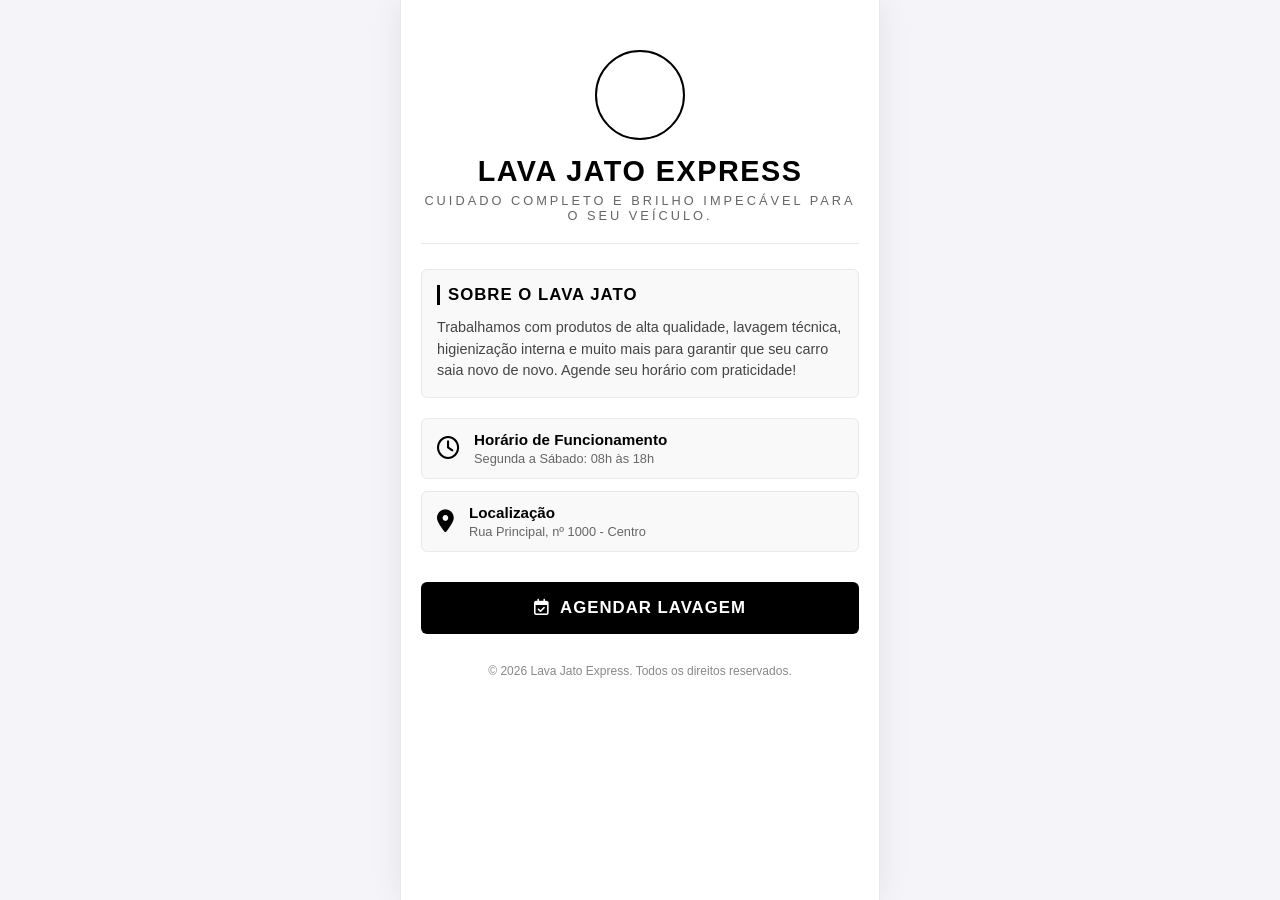
<file: index.html>
<!DOCTYPE html>
<html lang="pt-BR">
<head>
    <meta charset="UTF-8">
    <meta name="viewport" content="width=device-width, initial-scale=1.0">
    <title>Lava Jato Express | Bem-vindo</title>
    <link rel="stylesheet" href="style.css">
    <link rel="stylesheet" href="https://cdnjs.cloudflare.com/ajax/libs/font-awesome/6.5.1/css/all.min.css">
</head>
<body>

    <div class="app-container landing-container">
        
        <header class="landing-header">
            <div class="brand-logo-container">
                <i class="fa-solid fa-car-wash" style="font-size: 2rem; color: #000;"></i>
            </div>
            <h1>Lava Jato Express</h1>
            <p class="tagline">Cuidado completo e brilho impecável para o seu veículo.</p>
        </header>

        <section class="section about-section">
            <h2>Sobre o Lava Jato</h2>
            <p>
                Trabalhamos com produtos de alta qualidade, lavagem técnica, higienização interna e muito mais para garantir que seu carro saia novo de novo. Agende seu horário com praticidade!
            </p>
        </section>

        <section class="section info-section">
            <div class="info-card">
                <i class="fa-regular fa-clock"></i>
                <div>
                    <h3>Horário de Funcionamento</h3>
                    <p>Segunda a Sábado: 08h às 18h</p>
                </div>
            </div>
            <div class="info-card">
                <i class="fa-solid fa-location-dot"></i>
                <div>
                    <h3>Localização</h3>
                    <p>Rua Principal, nº 1000 - Centro</p>
                </div>
            </div>
        </section>

        <div class="landing-action">
            <a href="agendar.html" class="btn-primary-action">
                <i class="fa-regular fa-calendar-check"></i> Agendar Lavagem
            </a>
        </div>

        <footer class="landing-footer">
            <p>&copy; 2026 Lava Jato Express. Todos os direitos reservados.</p>
        </footer>

    </div>

</body>
</html>
</file>
<file: style.css>
* {
    margin: 0;
    padding: 0;
    box-sizing: border-box;
    font-family: 'Segoe UI', Tahoma, Geneva, Verdana, sans-serif;
}

body {
    background-color: #F4F4F9;
    color: #000000;
    display: flex;
    justify-content: center;
    min-height: 100vh;
}

.app-container {
    width: 100%;
    max-width: 480px;
    background-color: #FFFFFF;
    padding: 20px;
    padding-bottom: 130px;
    box-shadow: 0 0 30px rgba(0, 0, 0, 0.08);
    border-left: 1px solid #EAEAEA;
    border-right: 1px solid #EAEAEA;
}

/* Cabeçalho Minimalista */
.barber-header {
    border-bottom: 1px solid #EAEAEA;
    padding-bottom: 18px;
    margin-bottom: 25px;
    text-align: center;
}

.brand-info {
    display: flex;
    flex-direction: column;
    align-items: center;
    gap: 8px;
}

.brand-info h1 {
    font-size: 1.6rem;
    letter-spacing: 1.5px;
    color: #000000;
    text-transform: uppercase;
    font-weight: 700;
}

.brand-info p {
    font-size: 0.75rem;
    color: #666666;
    letter-spacing: 3px;
    text-transform: uppercase;
    font-weight: 500;
}

.section {
    margin-bottom: 25px;
}

.section h2 {
    font-size: 1.05rem;
    margin-bottom: 12px;
    color: #000000;
    text-transform: uppercase;
    letter-spacing: 1px;
    border-left: 3px solid #000000;
    padding-left: 8px;
}

/* Grade de Profissionais/Equipe */
.barbers-grid {
    display: grid;
    grid-template-columns: 1fr 1fr;
    gap: 12px;
}

.barber-card {
    background: #F9F9F9;
    border: 1px solid #EAEAEA;
    border-radius: 6px;
    padding: 15px;
    text-align: center;
    cursor: pointer;
    transition: 0.2s;
}

.barber-card.active {
    border-color: #000000;
    background: #EEEEEE;
}

.barber-card h3 {
    font-size: 1rem;
    color: #000000;
    font-weight: 600;
}

/* Grade de Serviços (2 Colunas) */
.services-grid {
    display: grid;
    grid-template-columns: 1fr 1fr;
    gap: 10px;
}

.service-card {
    background: #F9F9F9;
    border: 1px solid #EAEAEA;
    border-radius: 6px;
    padding: 12px 10px;
    display: flex;
    flex-direction: column;
    justify-content: space-between;
    align-items: flex-start;
    cursor: pointer;
    transition: 0.2s;
    gap: 8px;
}

.service-card.active {
    border-color: #000000;
    background: #EEEEEE;
}

.service-info {
    width: 100%;
}

.service-info h3 {
    font-size: 0.85rem;
    margin-bottom: 0;
    color: #000000;
    display: flex;
    align-items: flex-start;
    gap: 6px;
    line-height: 1.3;
}

.price {
    font-weight: bold;
    color: #000000;
    font-size: 0.85rem;
    background: #EEEEEE;
    padding: 6px;
    border-radius: 4px;
    border: 1px solid #DDDDDD;
    width: 100%;
    text-align: center;
    margin-top: auto;
}

/* Inputs */
.datetime-inputs, .client-inputs {
    display: flex;
    flex-direction: column;
    gap: 12px;
}

.input-group {
    display: flex;
    flex-direction: column;
    gap: 5px;
}

.input-group label {
    font-size: 0.85rem;
    color: #555555;
}

input, select {
    width: 100%;
    padding: 12px;
    background: #F9F9F9;
    border: 1px solid #DDDDDD;
    border-radius: 6px;
    color: #000000;
    font-size: 1rem;
    outline: none;
    transition: 0.2s;
}

input:focus, select:focus {
    border-color: #000000;
    background: #FFFFFF;
}

/* Rodapé Fixo com Botão */
.footer-action {
    position: fixed;
    bottom: 0;
    left: 50%;
    transform: translateX(-50%);
    width: 100%;
    max-width: 480px;
    padding: 15px 20px;
    background: #FFFFFF;
    border-top: 1px solid #EAEAEA;
    z-index: 99;
}

.btn-whatsapp {
    width: 100%;
    padding: 15px;
    background-color: #000000;
    color: #FFFFFF;
    border: none;
    border-radius: 6px;
    font-size: 1.05rem;
    font-weight: bold;
    cursor: pointer;
    display: flex;
    justify-content: center;
    align-items: center;
    gap: 10px;
    transition: 0.2s;
    text-transform: uppercase;
    letter-spacing: 0.5px;
}

.btn-whatsapp:hover {
    background-color: #333333;
}

/* Landing Page */
.landing-container {
    text-align: center;
    padding-bottom: 40px;
}

.landing-header {
    padding: 30px 0 20px 0;
    border-bottom: 1px solid #EAEAEA;
    margin-bottom: 25px;
}

.brand-logo-container {
    width: 90px;
    height: 90px;
    background: #FFFFFF;
    border: 2px solid #000000;
    border-radius: 50%;
    display: flex;
    align-items: center;
    justify-content: center;
    margin: 0 auto 15px auto;
    overflow: hidden;
}

.landing-header h1 {
    font-size: 1.8rem;
    color: #000000;
    margin-bottom: 5px;
    letter-spacing: 1.5px;
    text-transform: uppercase;
}

.tagline {
    font-size: 0.8rem;
    color: #666666;
    text-transform: uppercase;
    letter-spacing: 3px;
}

.about-section {
    text-align: left;
    background: #F9F9F9;
    padding: 15px;
    border-radius: 6px;
    margin-bottom: 20px;
    border: 1px solid #EAEAEA;
}

.about-section p {
    font-size: 0.9rem;
    color: #444444;
    line-height: 1.5;
}

.info-section {
    display: flex;
    flex-direction: column;
    gap: 12px;
    margin-bottom: 30px;
}

.info-card {
    background: #F9F9F9;
    padding: 12px 15px;
    border-radius: 6px;
    display: flex;
    align-items: center;
    gap: 15px;
    text-align: left;
    border: 1px solid #EAEAEA;
}

.info-card i {
    font-size: 1.4rem;
    color: #000000;
}

.info-card h3 {
    font-size: 0.95rem;
    color: #000000;
    margin-bottom: 3px;
}

.info-card p {
    font-size: 0.8rem;
    color: #666666;
}

.btn-primary-action {
    display: flex;
    justify-content: center;
    align-items: center;
    gap: 10px;
    width: 100%;
    padding: 16px;
    background-color: #000000;
    color: #FFFFFF;
    text-decoration: none;
    border-radius: 6px;
    font-size: 1.05rem;
    font-weight: bold;
    text-transform: uppercase;
    letter-spacing: 1px;
    transition: 0.2s;
}

.btn-primary-action:hover {
    background-color: #333333;
}

.landing-footer {
    margin-top: 30px;
    font-size: 0.75rem;
    color: #888888;
}
</file>
